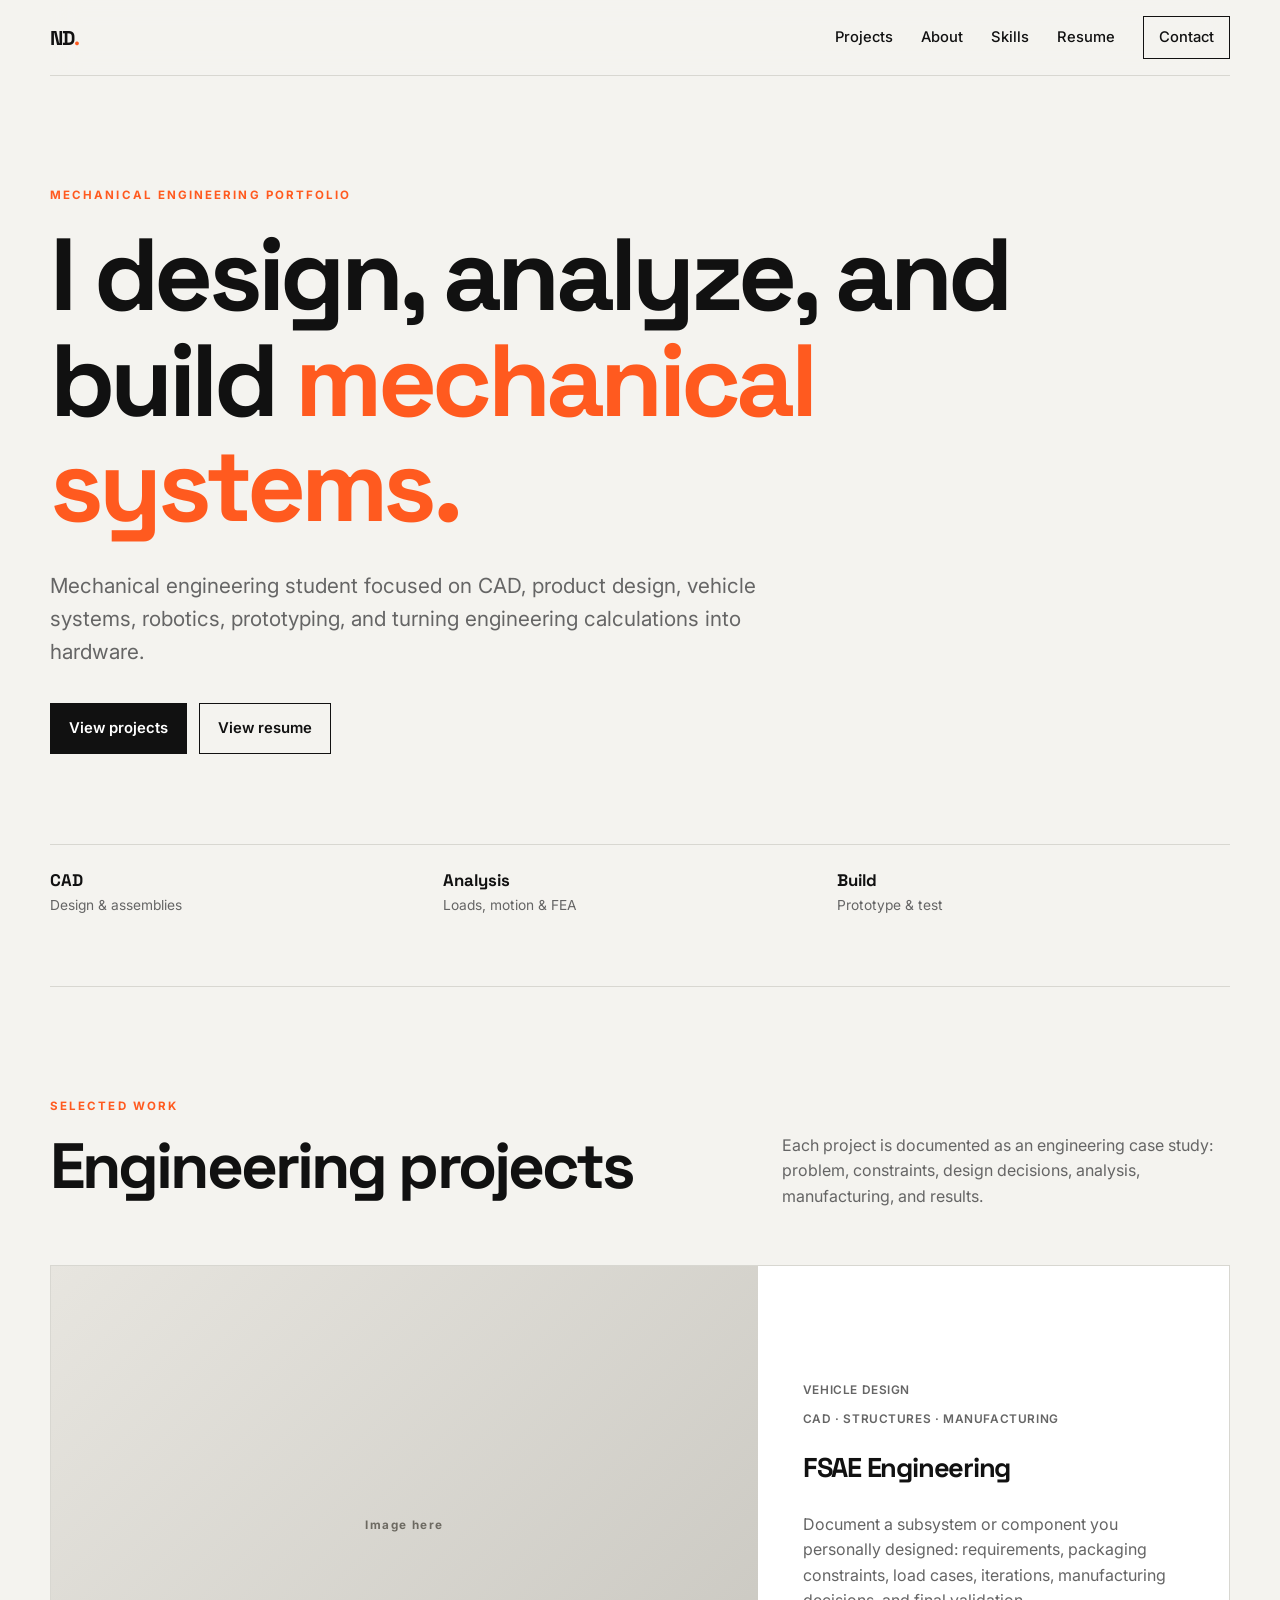
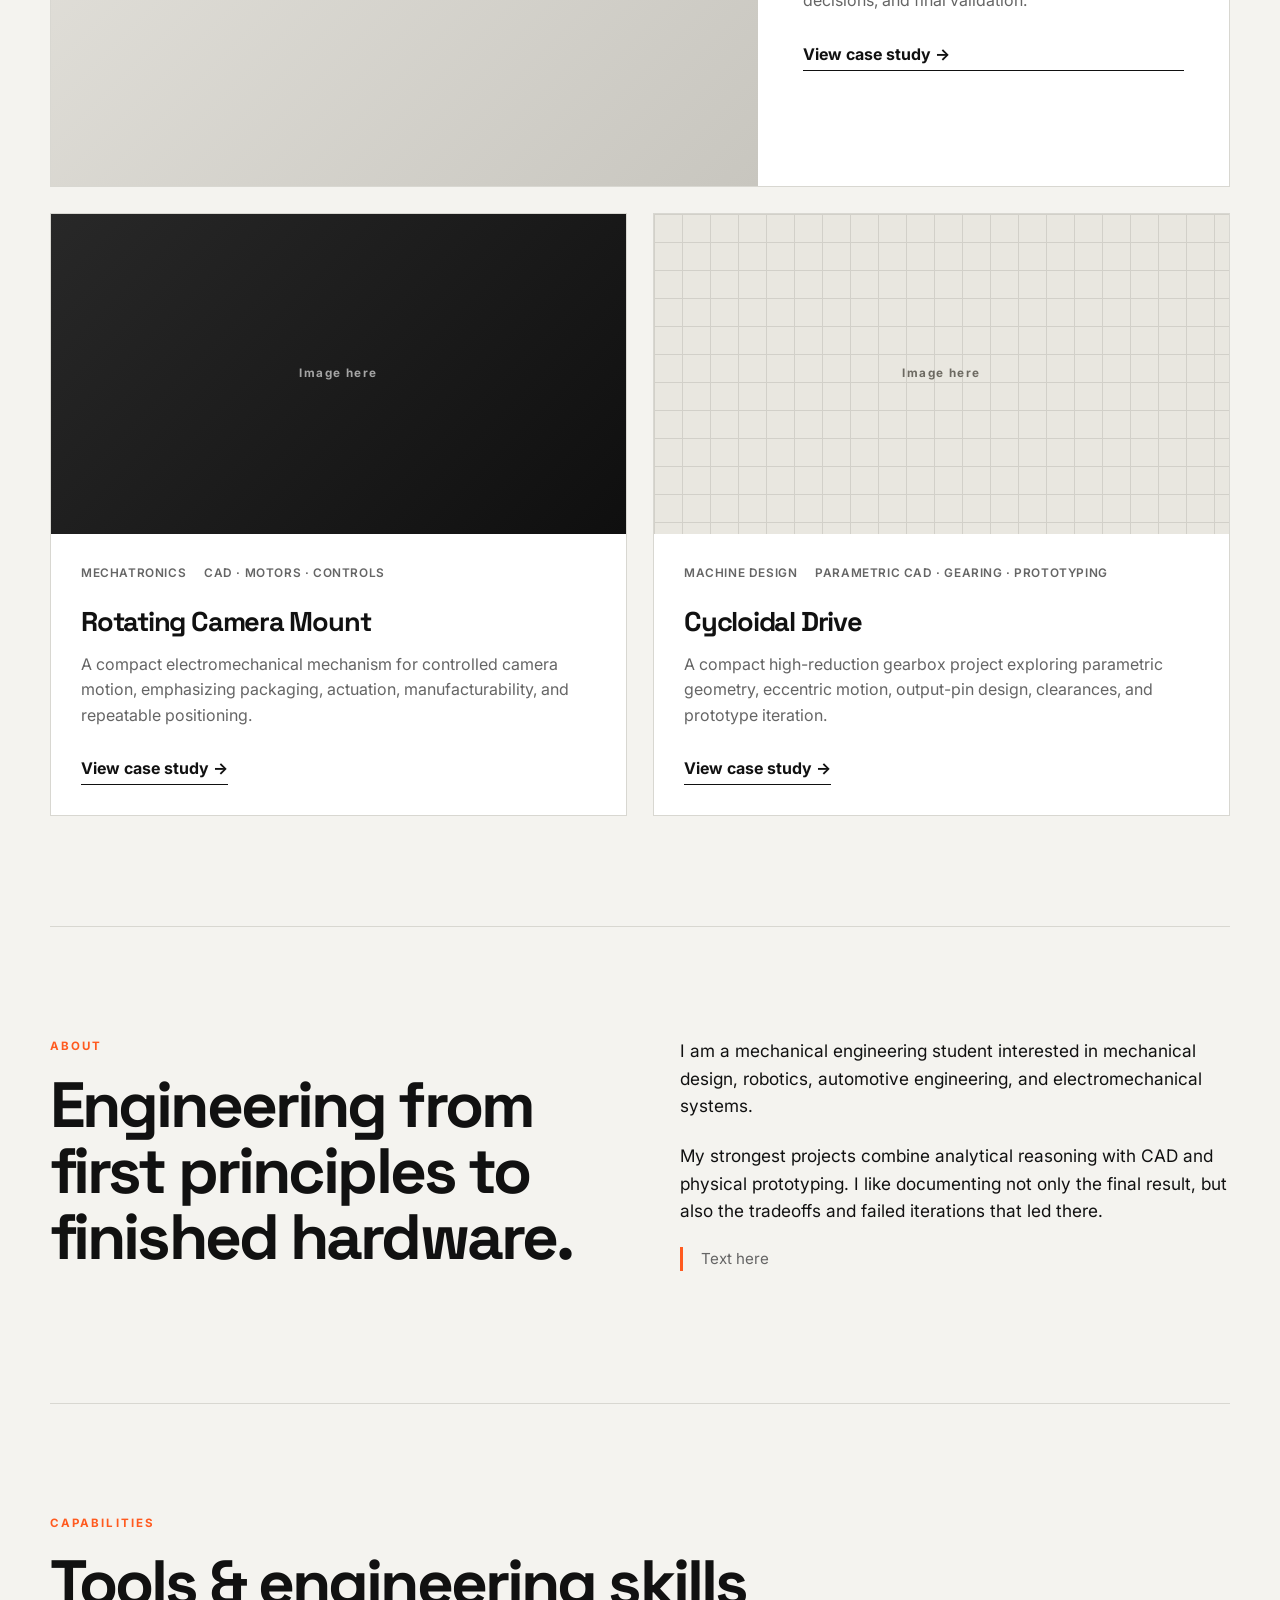
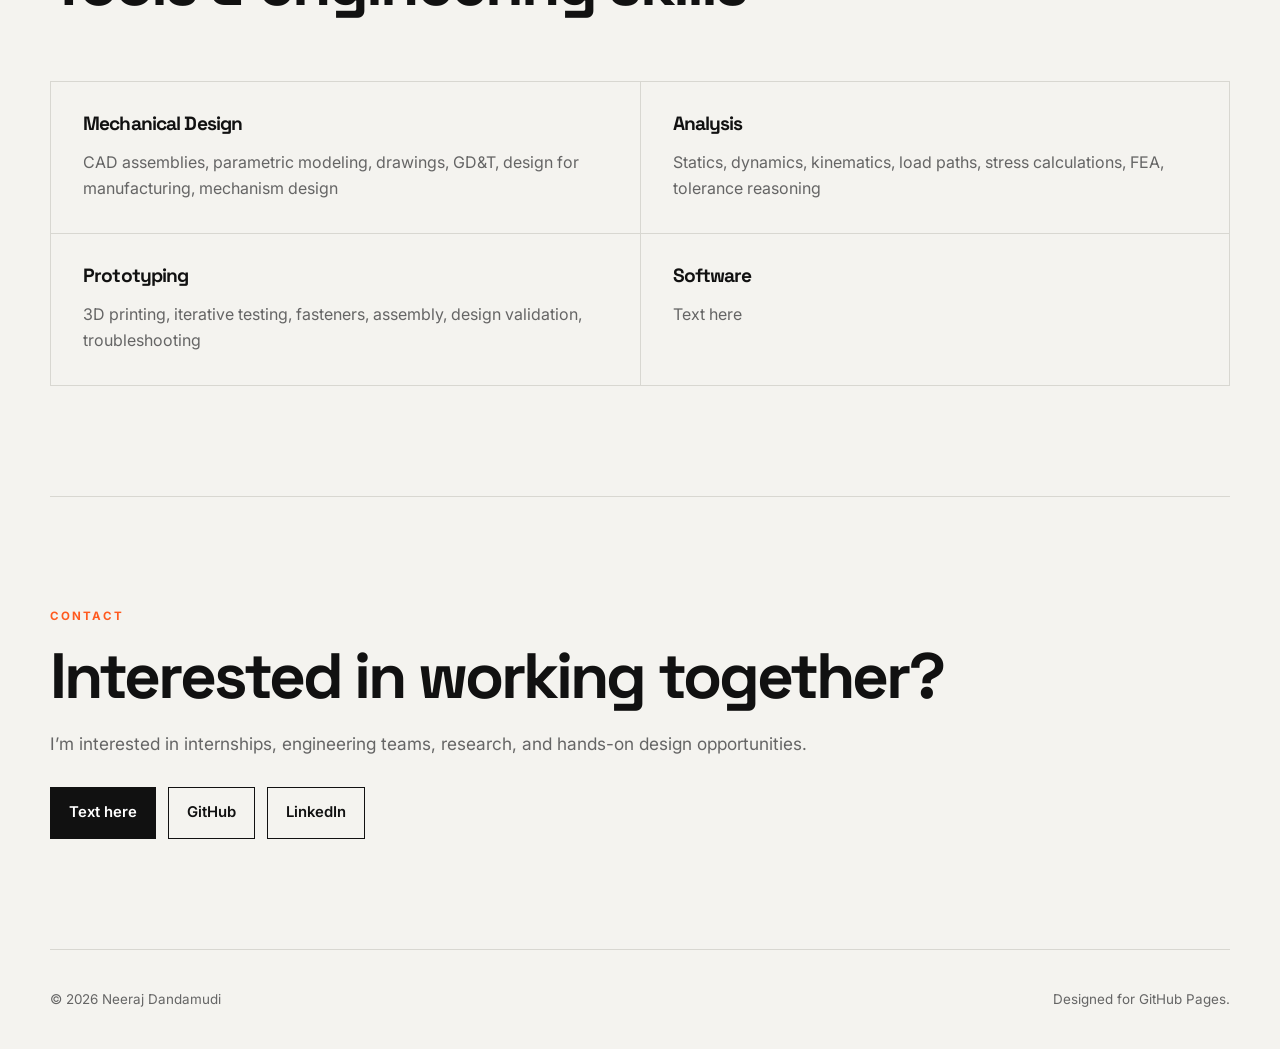
<file: index.html>
<!DOCTYPE html>
<html lang="en">
<head>
  <meta charset="UTF-8" />
  <meta name="viewport" content="width=device-width, initial-scale=1.0" />
  <meta name="description" content="Mechanical engineering portfolio featuring design, analysis, prototyping, and testing projects." />
  <title>Neeraj Dandamudi | Mechanical Engineering Portfolio</title>
  <link rel="preconnect" href="https://fonts.googleapis.com">
  <link rel="preconnect" href="https://fonts.gstatic.com" crossorigin>
  <link href="https://fonts.googleapis.com/css2?family=Inter:wght@400;500;600;700&family=Space+Grotesk:wght@500;600;700&display=swap" rel="stylesheet">
  <link rel="stylesheet" href="styles.css" />
</head>
<body>
  <header class="site-header">
    <a class="brand" href="#top" aria-label="Home">ND<span>.</span></a>
    <button class="menu-button" aria-label="Open navigation" aria-expanded="false">Menu</button>
    <nav class="nav" aria-label="Primary navigation">
      <a href="#projects">Projects</a>
      <a href="#about">About</a>
      <a href="#skills">Skills</a>
      <a href="assets/resume.pdf" target="_blank" rel="noopener">Resume</a>
      <a class="nav-cta" href="#contact">Contact</a>
    </nav>
  </header>

  <main id="top">
    <section class="hero section-shell">
      <div class="eyebrow">MECHANICAL ENGINEERING PORTFOLIO</div>
      <h1>I design, analyze, and build <span>mechanical systems.</span></h1>
      <p class="hero-copy">
        Mechanical engineering student focused on CAD, product design, vehicle systems,
        robotics, prototyping, and turning engineering calculations into hardware.
      </p>
      <div class="hero-actions">
        <a class="button primary" href="#projects">View projects</a>
        <a class="button secondary" href="assets/resume.pdf" target="_blank" rel="noopener">View resume</a>
      </div>
      <div class="hero-stats" aria-label="Portfolio highlights">
        <div><strong>CAD</strong><span>Design & assemblies</span></div>
        <div><strong>Analysis</strong><span>Loads, motion & FEA</span></div>
        <div><strong>Build</strong><span>Prototype & test</span></div>
      </div>
    </section>

    <section class="section-shell section" id="projects">
      <div class="section-heading">
        <div>
          <div class="eyebrow">SELECTED WORK</div>
          <h2>Engineering projects</h2>
        </div>
        <p>Each project is documented as an engineering case study: problem, constraints, design decisions, analysis, manufacturing, and results.</p>
      </div>

      <div class="project-grid">
        <article class="project-card featured">
          <div class="project-image placeholder-image">
            <span>Image here</span>
          </div>
          <div class="project-content">
            <div class="project-meta"><span>Vehicle Design</span><span>CAD · Structures · Manufacturing</span></div>
            <h3>FSAE Engineering</h3>
            <p>Document a subsystem or component you personally designed: requirements, packaging constraints, load cases, iterations, manufacturing decisions, and final validation.</p>
            <a href="project-fsae.html">View case study <span aria-hidden="true">→</span></a>
          </div>
        </article>

        <article class="project-card">
          <div class="project-image placeholder-image dark">
            <span>Image here</span>
          </div>
          <div class="project-content">
            <div class="project-meta"><span>Mechatronics</span><span>CAD · Motors · Controls</span></div>
            <h3>Rotating Camera Mount</h3>
            <p>A compact electromechanical mechanism for controlled camera motion, emphasizing packaging, actuation, manufacturability, and repeatable positioning.</p>
            <a href="project-camera.html">View case study <span aria-hidden="true">→</span></a>
          </div>
        </article>

        <article class="project-card">
          <div class="project-image placeholder-image grid-pattern">
            <span>Image here</span>
          </div>
          <div class="project-content">
            <div class="project-meta"><span>Machine Design</span><span>Parametric CAD · Gearing · Prototyping</span></div>
            <h3>Cycloidal Drive</h3>
            <p>A compact high-reduction gearbox project exploring parametric geometry, eccentric motion, output-pin design, clearances, and prototype iteration.</p>
            <a href="project-cycloidal.html">View case study <span aria-hidden="true">→</span></a>
          </div>
        </article>
      </div>
    </section>

    <section class="section-shell section about-grid" id="about">
      <div>
        <div class="eyebrow">ABOUT</div>
        <h2>Engineering from first principles to finished hardware.</h2>
      </div>
      <div class="about-copy">
        <p>I am a mechanical engineering student interested in mechanical design, robotics, automotive engineering, and electromechanical systems.</p>
        <p>My strongest projects combine analytical reasoning with CAD and physical prototyping. I like documenting not only the final result, but also the tradeoffs and failed iterations that led there.</p>
        <p class="edit-note">Text here</p>
      </div>
    </section>

    <section class="section-shell section" id="skills">
      <div class="section-heading compact">
        <div>
          <div class="eyebrow">CAPABILITIES</div>
          <h2>Tools & engineering skills</h2>
        </div>
      </div>
      <div class="skills-grid">
        <div class="skill-group"><h3>Mechanical Design</h3><p>CAD assemblies, parametric modeling, drawings, GD&T, design for manufacturing, mechanism design</p></div>
        <div class="skill-group"><h3>Analysis</h3><p>Statics, dynamics, kinematics, load paths, stress calculations, FEA, tolerance reasoning</p></div>
        <div class="skill-group"><h3>Prototyping</h3><p>3D printing, iterative testing, fasteners, assembly, design validation, troubleshooting</p></div>
        <div class="skill-group"><h3>Software</h3><p>Text here</p></div>
      </div>
    </section>

    <section class="section-shell contact section" id="contact">
      <div class="eyebrow">CONTACT</div>
      <h2>Interested in working together?</h2>
      <p>I’m interested in internships, engineering teams, research, and hands-on design opportunities.</p>
      <div class="contact-links">
        <a class="button primary" href="#">Text here</a>
        <a class="button secondary" href="https://github.com/Xelerate97" target="_blank" rel="noopener">GitHub</a>
        <a class="button secondary" href="#" target="_blank" rel="noopener">LinkedIn</a>
      </div>
    </section>
  </main>

  <footer class="site-footer section-shell">
    <span>© <span id="year"></span> Neeraj Dandamudi</span>
    <span>Designed for GitHub Pages.</span>
  </footer>

  <script src="script.js"></script>
</body>
</html>
</file>
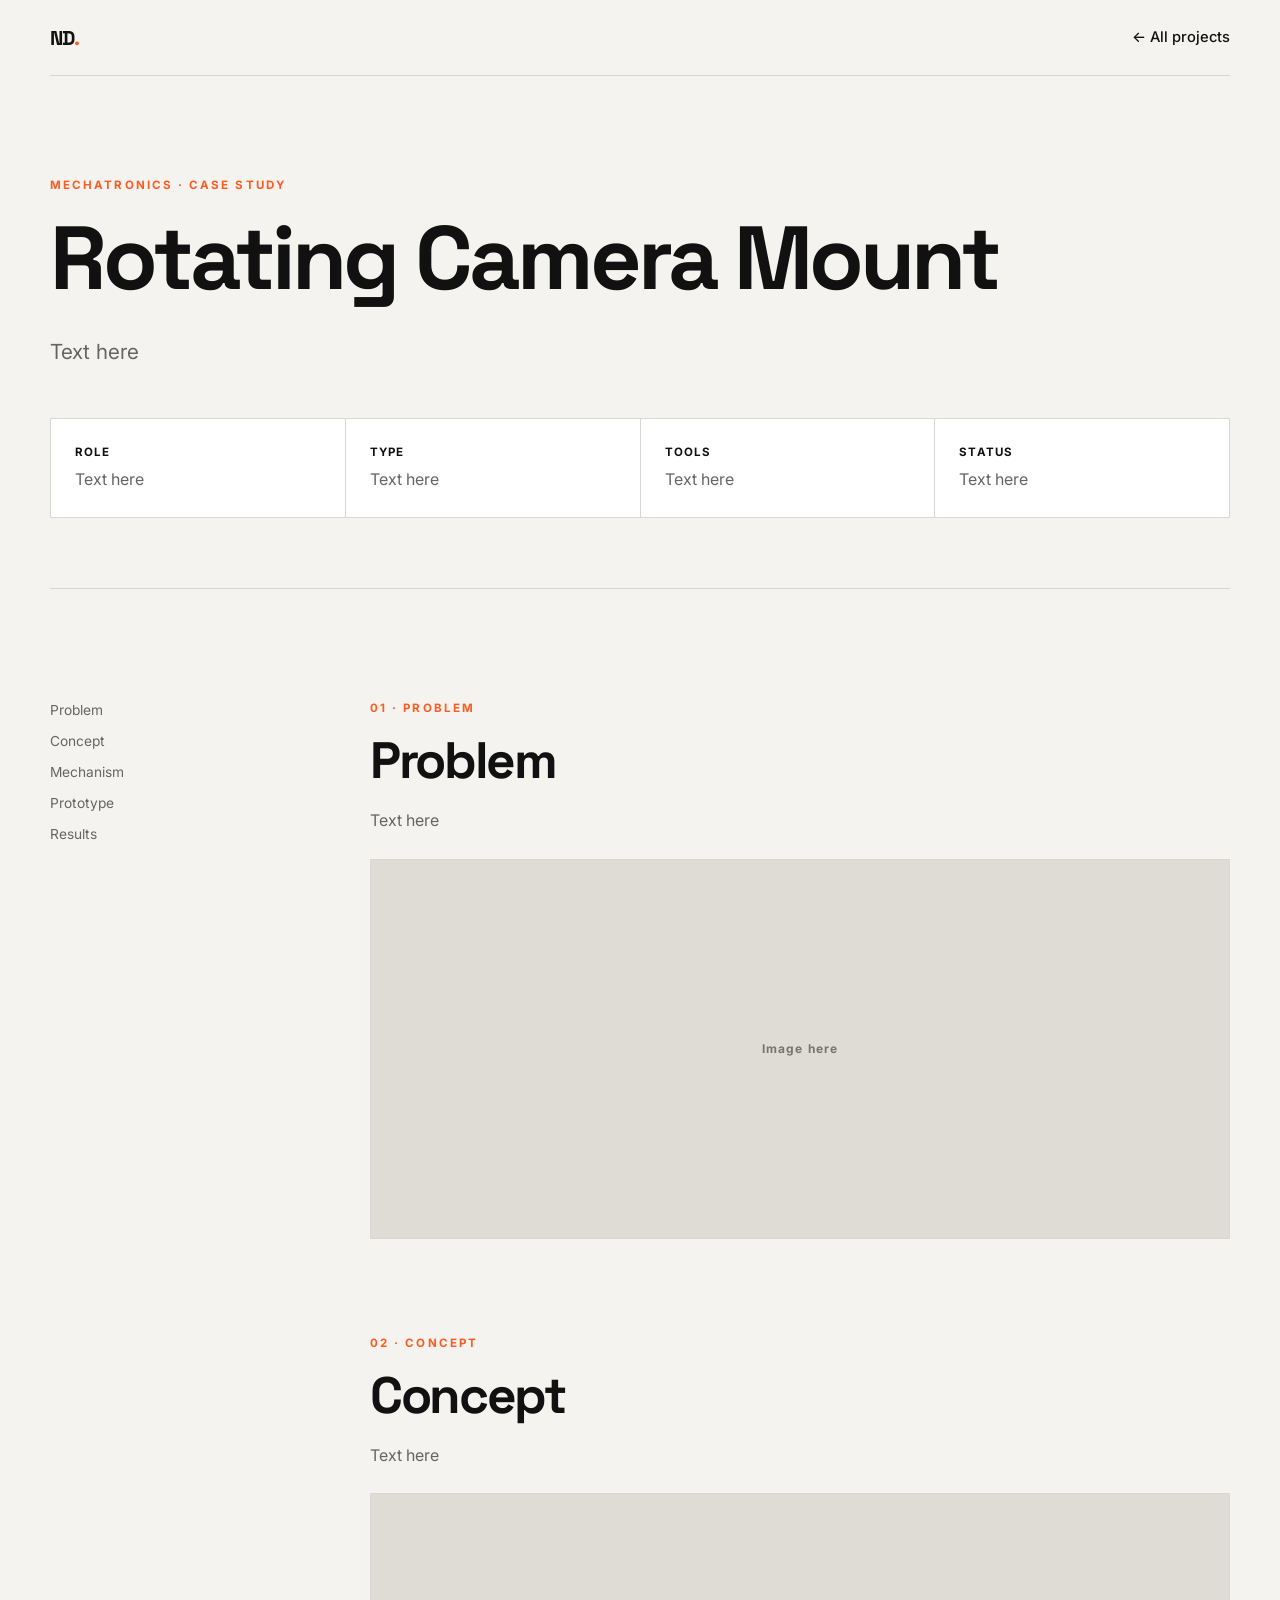
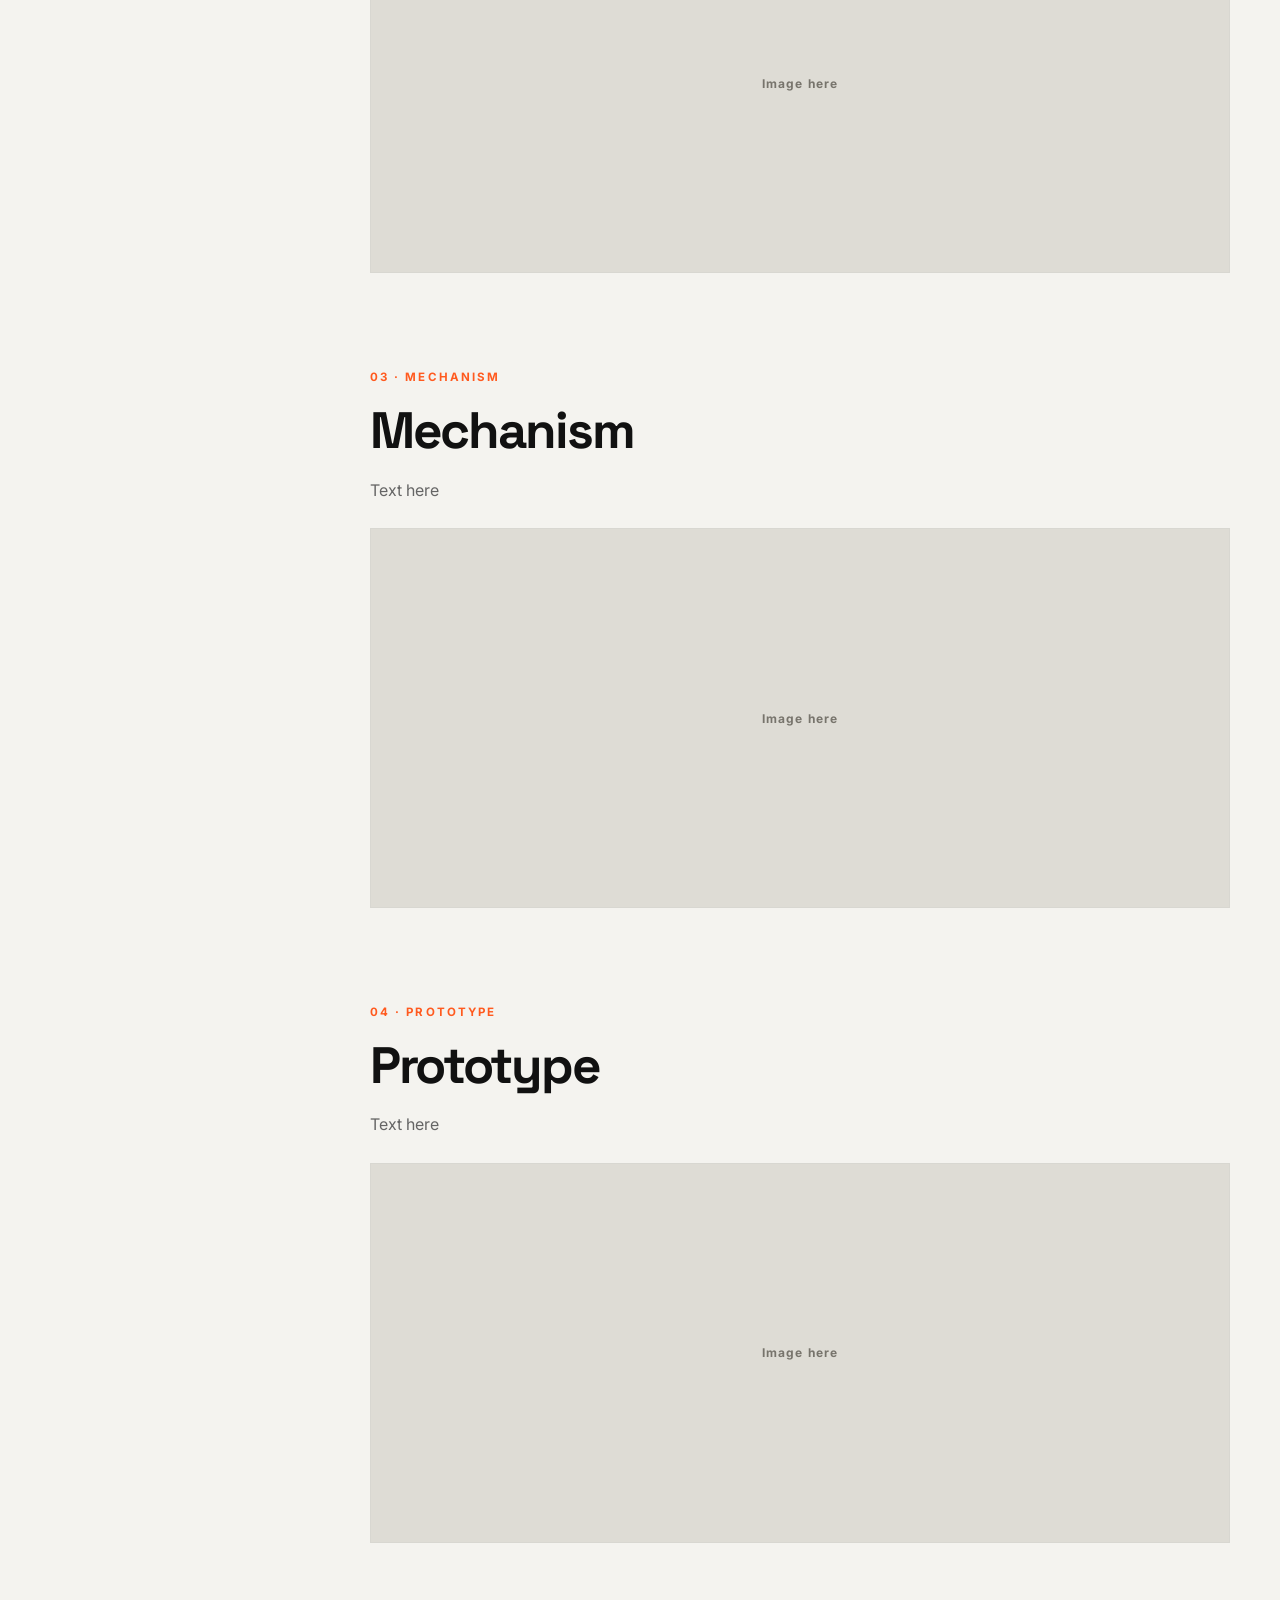
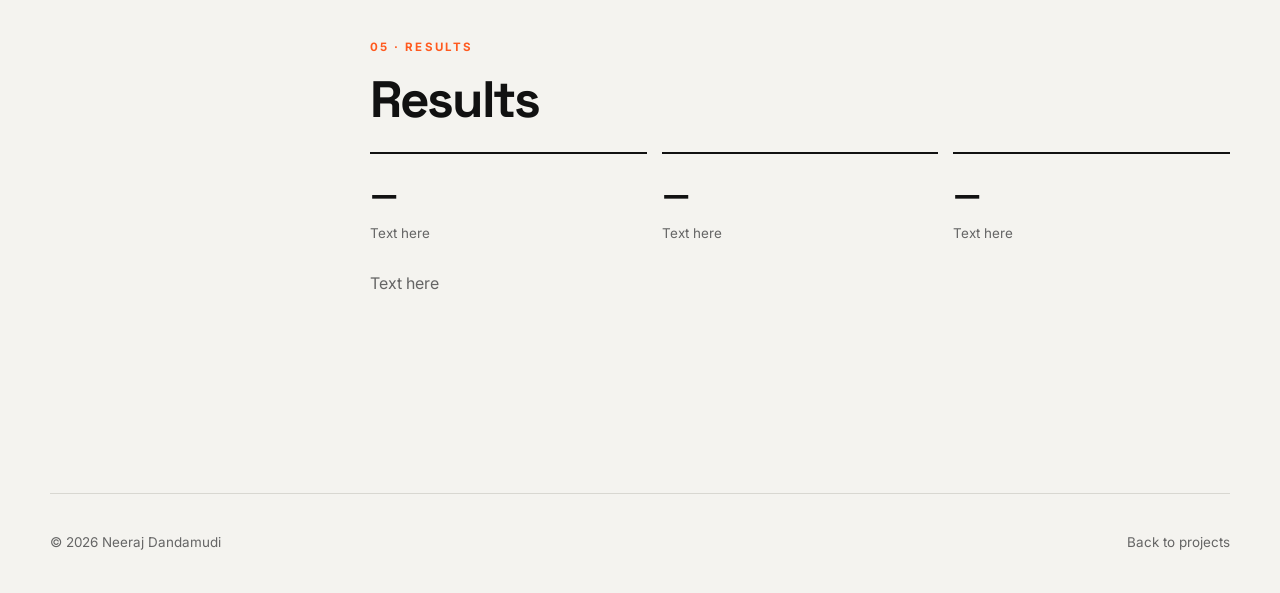
<file: project-camera.html>
<!DOCTYPE html>
<html lang="en">
<head>
  <meta charset="UTF-8" />
  <meta name="viewport" content="width=device-width, initial-scale=1.0" />
  <title>Rotating Camera Mount | Neeraj Dandamudi</title>
  <link rel="preconnect" href="https://fonts.googleapis.com">
  <link rel="preconnect" href="https://fonts.gstatic.com" crossorigin>
  <link href="https://fonts.googleapis.com/css2?family=Inter:wght@400;500;600;700&family=Space+Grotesk:wght@500;600;700&display=swap" rel="stylesheet">
  <link rel="stylesheet" href="styles.css" />
</head>
<body>
  <header class="site-header"><a class="brand" href="index.html">ND<span>.</span></a><nav class="nav" style="display:flex"><a href="index.html#projects">← All projects</a></nav></header>
  <main>
    <section class="section-shell case-hero">
      <div class="eyebrow">MECHATRONICS · CASE STUDY</div>
      <h1>Rotating Camera Mount</h1>
      <p class="hero-copy">Text here</p>
      <div class="case-meta-grid"><div><strong>Role</strong><span>Text here</span></div><div><strong>Type</strong><span>Text here</span></div><div><strong>Tools</strong><span>Text here</span></div><div><strong>Status</strong><span>Text here</span></div></div>
    </section>
    <section class="section-shell section case-body">
      <aside class="case-nav"><a href="#problem">Problem</a><a href="#concept">Concept</a><a href="#mechanism">Mechanism</a><a href="#prototype">Prototype</a><a href="#results">Results</a></aside>
      <div class="case-content">
        <section id="problem"><div class="eyebrow">01 · PROBLEM</div><h2>Problem</h2><p>Text here</p><div class="visual-slot">Image here</div></section>
        <section id="concept"><div class="eyebrow">02 · CONCEPT</div><h2>Concept</h2><p>Text here</p><div class="visual-slot">Image here</div></section>
        <section id="mechanism"><div class="eyebrow">03 · MECHANISM</div><h2>Mechanism</h2><p>Text here</p><div class="visual-slot">Image here</div></section>
        <section id="prototype"><div class="eyebrow">04 · PROTOTYPE</div><h2>Prototype</h2><p>Text here</p><div class="visual-slot">Image here</div></section>
        <section id="results"><div class="eyebrow">05 · RESULTS</div><h2>Results</h2><div class="metric-row"><div class="metric"><strong>—</strong><span>Text here</span></div><div class="metric"><strong>—</strong><span>Text here</span></div><div class="metric"><strong>—</strong><span>Text here</span></div></div><p>Text here</p></section>
      </div>
    </section>
  </main>
  <footer class="site-footer section-shell"><span>© <span id="year"></span> Neeraj Dandamudi</span><a href="index.html#projects">Back to projects</a></footer>
  <script src="script.js"></script>
</body>
</html>
</file>
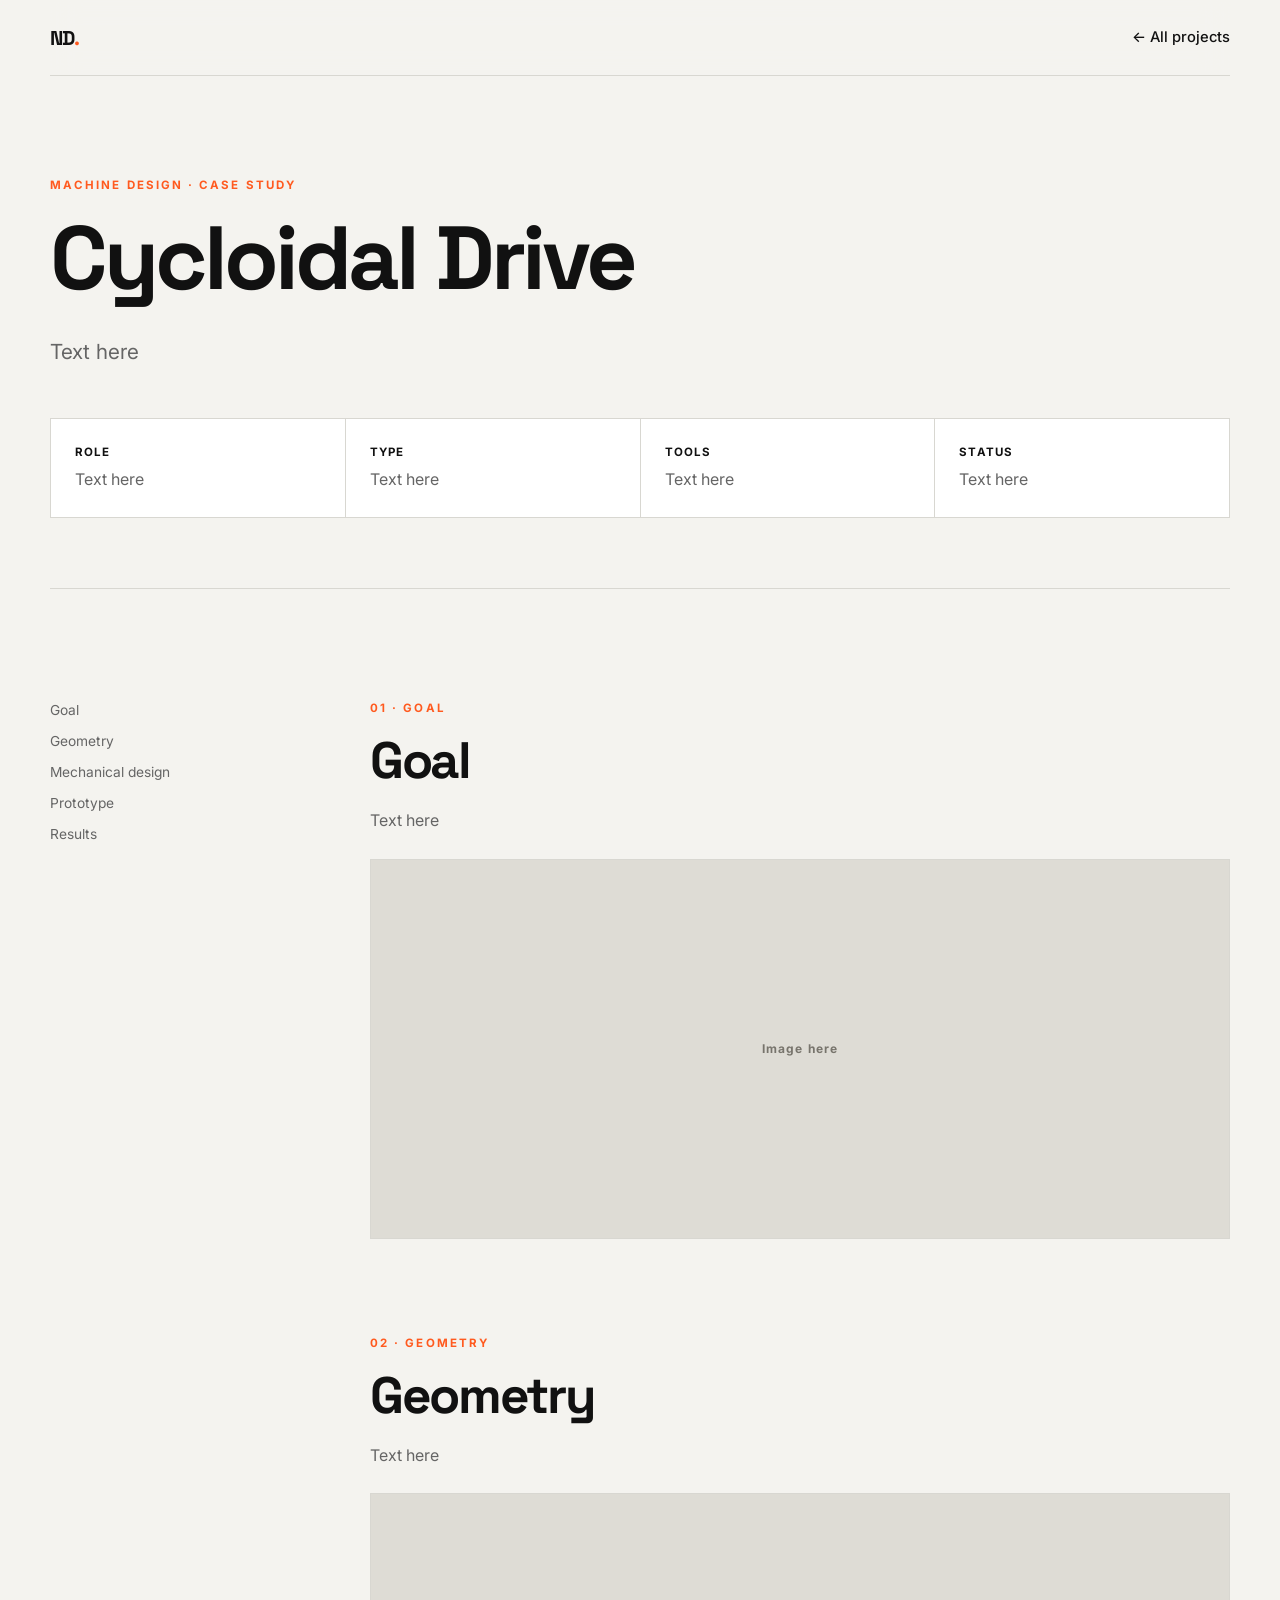
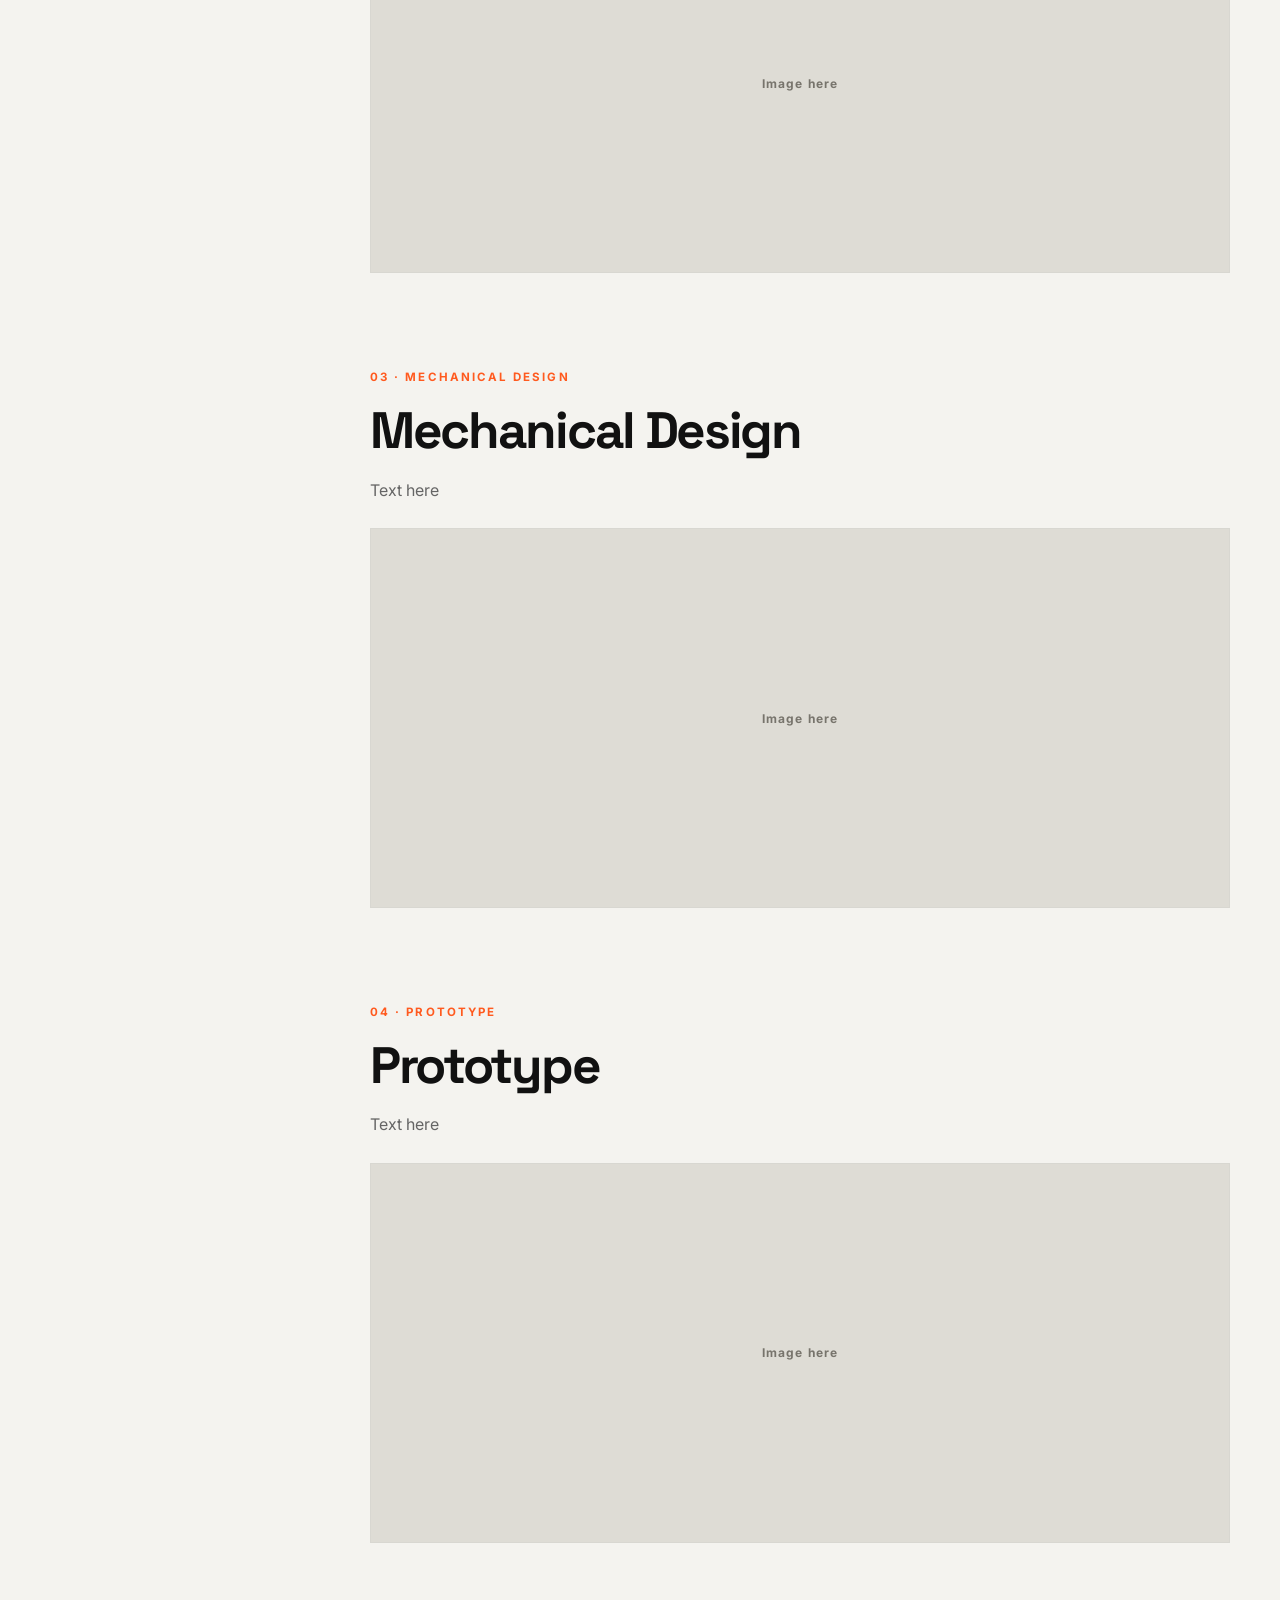
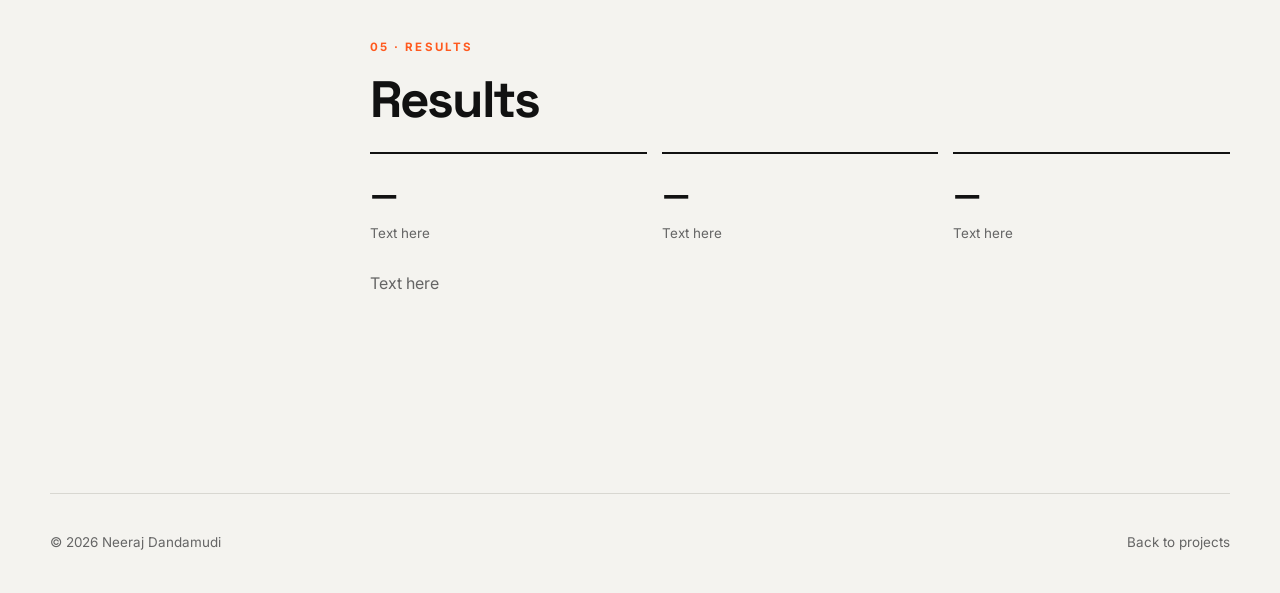
<file: project-cycloidal.html>
<!DOCTYPE html>
<html lang="en">
<head>
  <meta charset="UTF-8" />
  <meta name="viewport" content="width=device-width, initial-scale=1.0" />
  <title>Cycloidal Drive | Neeraj Dandamudi</title>
  <link rel="preconnect" href="https://fonts.googleapis.com">
  <link rel="preconnect" href="https://fonts.gstatic.com" crossorigin>
  <link href="https://fonts.googleapis.com/css2?family=Inter:wght@400;500;600;700&family=Space+Grotesk:wght@500;600;700&display=swap" rel="stylesheet">
  <link rel="stylesheet" href="styles.css" />
</head>
<body>
  <header class="site-header"><a class="brand" href="index.html">ND<span>.</span></a><nav class="nav" style="display:flex"><a href="index.html#projects">← All projects</a></nav></header>
  <main>
    <section class="section-shell case-hero">
      <div class="eyebrow">MACHINE DESIGN · CASE STUDY</div>
      <h1>Cycloidal Drive</h1>
      <p class="hero-copy">Text here</p>
      <div class="case-meta-grid"><div><strong>Role</strong><span>Text here</span></div><div><strong>Type</strong><span>Text here</span></div><div><strong>Tools</strong><span>Text here</span></div><div><strong>Status</strong><span>Text here</span></div></div>
    </section>
    <section class="section-shell section case-body">
      <aside class="case-nav"><a href="#goal">Goal</a><a href="#geometry">Geometry</a><a href="#design">Mechanical design</a><a href="#prototype">Prototype</a><a href="#results">Results</a></aside>
      <div class="case-content">
        <section id="goal"><div class="eyebrow">01 · GOAL</div><h2>Goal</h2><p>Text here</p><div class="visual-slot">Image here</div></section>
        <section id="geometry"><div class="eyebrow">02 · GEOMETRY</div><h2>Geometry</h2><p>Text here</p><div class="visual-slot">Image here</div></section>
        <section id="design"><div class="eyebrow">03 · MECHANICAL DESIGN</div><h2>Mechanical Design</h2><p>Text here</p><div class="visual-slot">Image here</div></section>
        <section id="prototype"><div class="eyebrow">04 · PROTOTYPE</div><h2>Prototype</h2><p>Text here</p><div class="visual-slot">Image here</div></section>
        <section id="results"><div class="eyebrow">05 · RESULTS</div><h2>Results</h2><div class="metric-row"><div class="metric"><strong>—</strong><span>Text here</span></div><div class="metric"><strong>—</strong><span>Text here</span></div><div class="metric"><strong>—</strong><span>Text here</span></div></div><p>Text here</p></section>
      </div>
    </section>
  </main>
  <footer class="site-footer section-shell"><span>© <span id="year"></span> Neeraj Dandamudi</span><a href="index.html#projects">Back to projects</a></footer>
  <script src="script.js"></script>
</body>
</html>
</file>
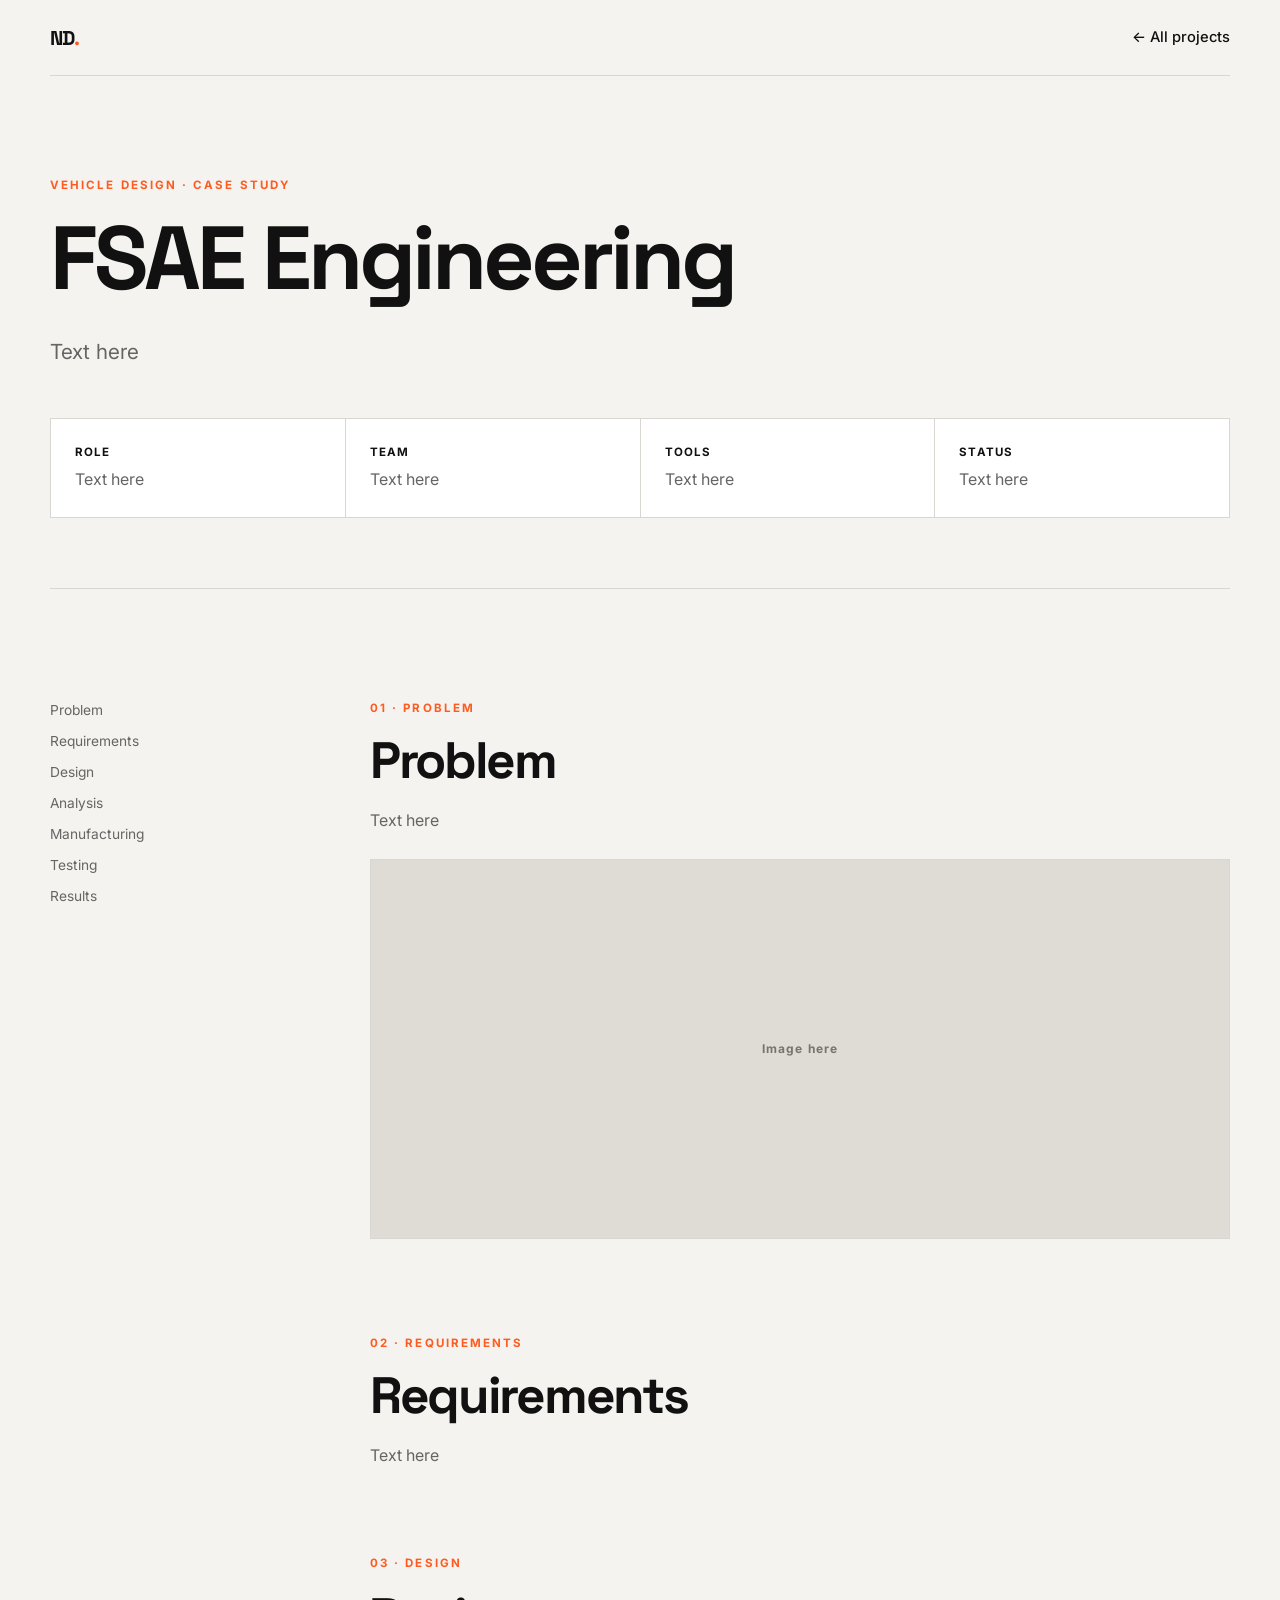
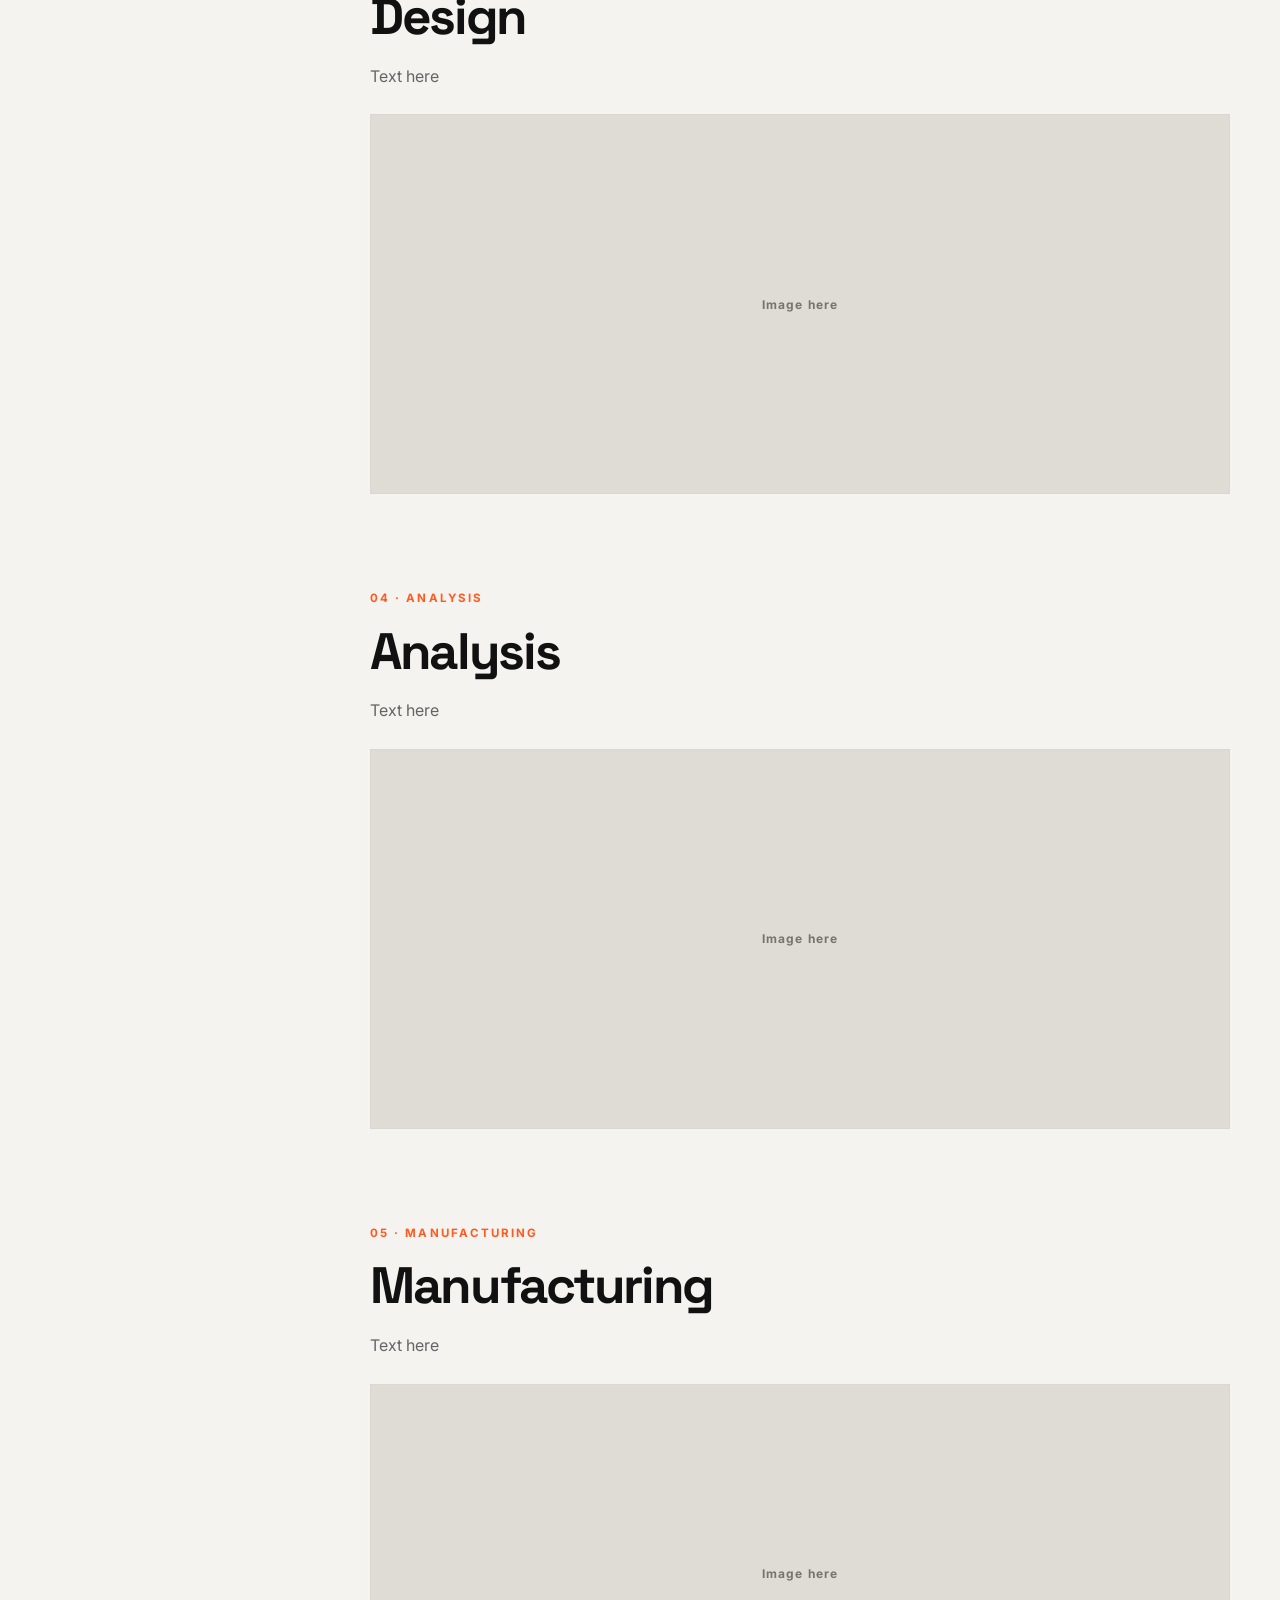
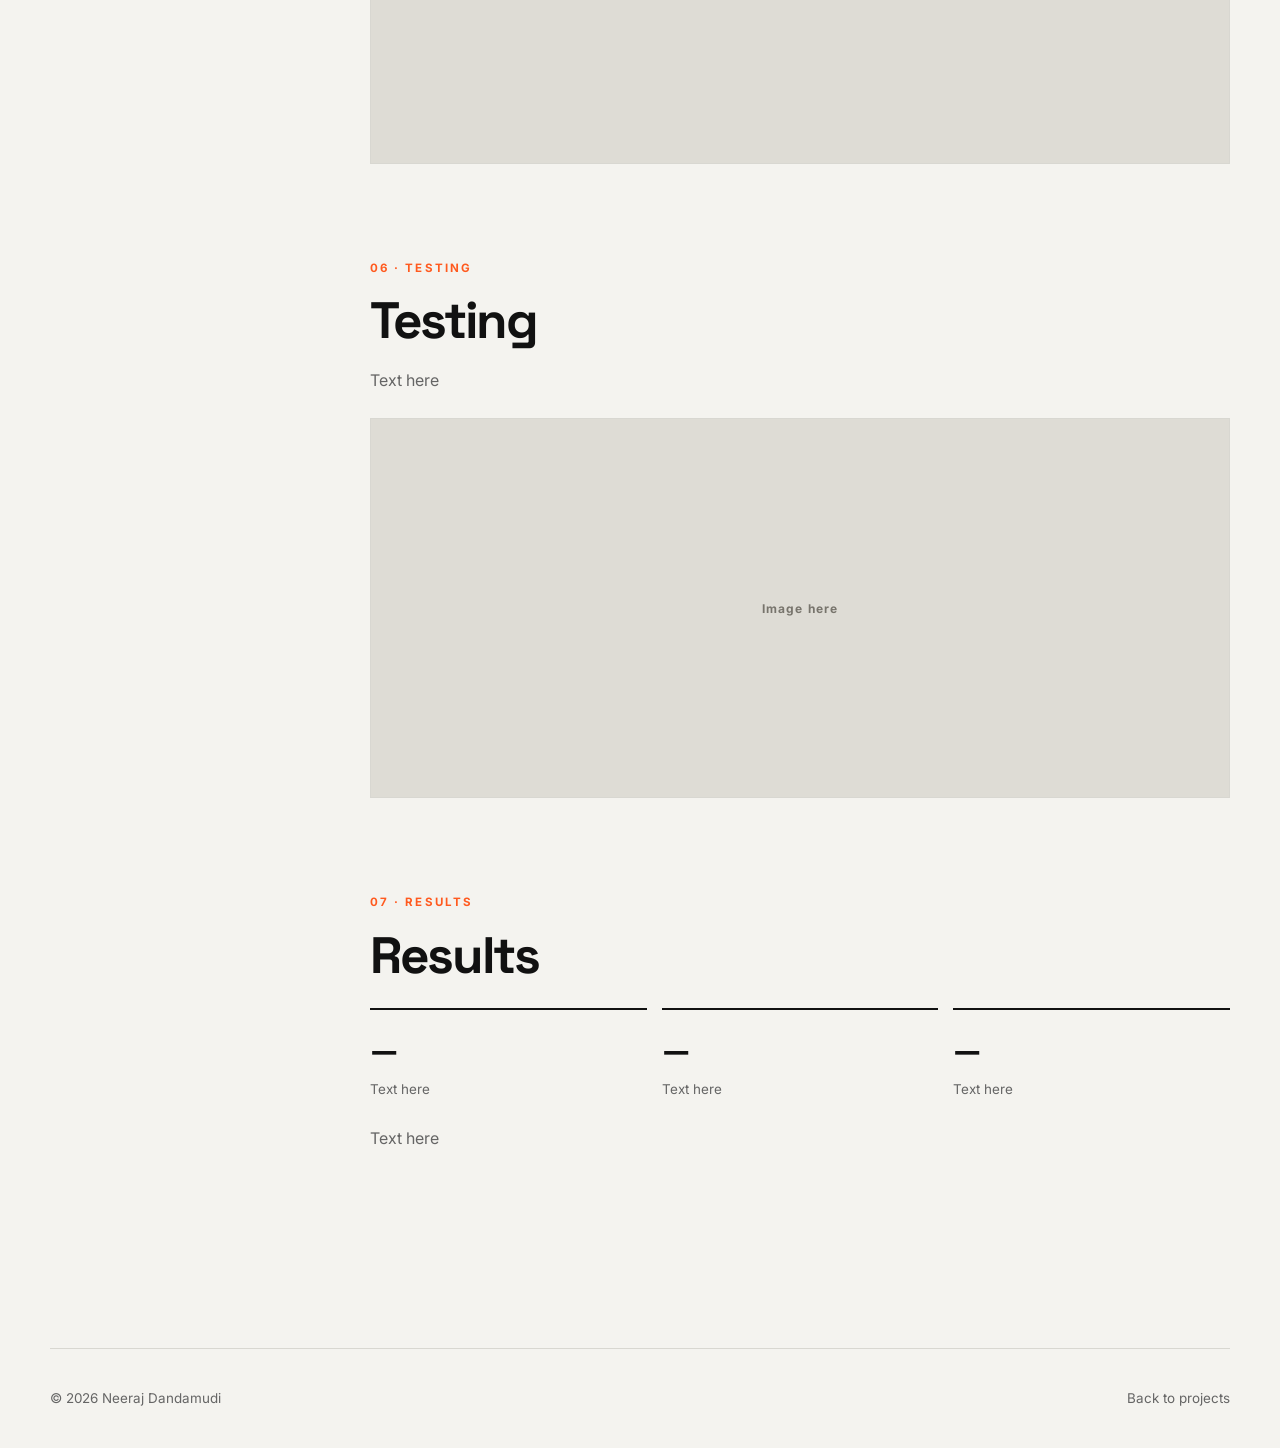
<file: project-fsae.html>
<!DOCTYPE html>
<html lang="en">
<head>
  <meta charset="UTF-8" />
  <meta name="viewport" content="width=device-width, initial-scale=1.0" />
  <title>FSAE Engineering | Neeraj Dandamudi</title>
  <link rel="preconnect" href="https://fonts.googleapis.com">
  <link rel="preconnect" href="https://fonts.gstatic.com" crossorigin>
  <link href="https://fonts.googleapis.com/css2?family=Inter:wght@400;500;600;700&family=Space+Grotesk:wght@500;600;700&display=swap" rel="stylesheet">
  <link rel="stylesheet" href="styles.css" />
</head>
<body>
  <header class="site-header"><a class="brand" href="index.html">ND<span>.</span></a><nav class="nav" style="display:flex"><a href="index.html#projects">← All projects</a></nav></header>
  <main>
    <section class="section-shell case-hero">
      <div class="eyebrow">VEHICLE DESIGN · CASE STUDY</div>
      <h1>FSAE Engineering</h1>
      <p class="hero-copy">Text here</p>
      <div class="case-meta-grid">
        <div><strong>Role</strong><span>Text here</span></div>
        <div><strong>Team</strong><span>Text here</span></div>
        <div><strong>Tools</strong><span>Text here</span></div>
        <div><strong>Status</strong><span>Text here</span></div>
      </div>
    </section>
    <section class="section-shell section case-body">
      <aside class="case-nav"><a href="#problem">Problem</a><a href="#requirements">Requirements</a><a href="#design">Design</a><a href="#analysis">Analysis</a><a href="#manufacturing">Manufacturing</a><a href="#testing">Testing</a><a href="#results">Results</a></aside>
      <div class="case-content">
        <section id="problem"><div class="eyebrow">01 · PROBLEM</div><h2>Problem</h2><p>Text here</p><div class="visual-slot">Image here</div></section>
        <section id="requirements"><div class="eyebrow">02 · REQUIREMENTS</div><h2>Requirements</h2><p>Text here</p></section>
        <section id="design"><div class="eyebrow">03 · DESIGN</div><h2>Design</h2><p>Text here</p><div class="visual-slot">Image here</div></section>
        <section id="analysis"><div class="eyebrow">04 · ANALYSIS</div><h2>Analysis</h2><p>Text here</p><div class="visual-slot">Image here</div></section>
        <section id="manufacturing"><div class="eyebrow">05 · MANUFACTURING</div><h2>Manufacturing</h2><p>Text here</p><div class="visual-slot">Image here</div></section>
        <section id="testing"><div class="eyebrow">06 · TESTING</div><h2>Testing</h2><p>Text here</p><div class="visual-slot">Image here</div></section>
        <section id="results"><div class="eyebrow">07 · RESULTS</div><h2>Results</h2><div class="metric-row"><div class="metric"><strong>—</strong><span>Text here</span></div><div class="metric"><strong>—</strong><span>Text here</span></div><div class="metric"><strong>—</strong><span>Text here</span></div></div><p>Text here</p></section>
      </div>
    </section>
  </main>
  <footer class="site-footer section-shell"><span>© <span id="year"></span> Neeraj Dandamudi</span><a href="index.html#projects">Back to projects</a></footer>
  <script src="script.js"></script>
</body>
</html>
</file>
<file: styles.css>
:root {
  --bg: #f4f3ef;
  --surface: #ffffff;
  --ink: #111111;
  --muted: #656565;
  --line: #d8d7d1;
  --accent: #ff5a1f;
  --accent-dark: #d83f0a;
  --max: 1180px;
}

* { box-sizing: border-box; }
html { scroll-behavior: smooth; }
body {
  margin: 0;
  background: var(--bg);
  color: var(--ink);
  font-family: Inter, system-ui, -apple-system, BlinkMacSystemFont, "Segoe UI", sans-serif;
  line-height: 1.6;
}
a { color: inherit; text-decoration: none; }
img { display: block; max-width: 100%; }

.section-shell { width: min(calc(100% - 40px), var(--max)); margin-inline: auto; }
.section { padding: 110px 0; border-top: 1px solid var(--line); }

.site-header {
  position: sticky;
  top: 0;
  z-index: 30;
  width: min(calc(100% - 40px), var(--max));
  margin: 0 auto;
  min-height: 76px;
  display: flex;
  align-items: center;
  justify-content: space-between;
  border-bottom: 1px solid var(--line);
  background: color-mix(in srgb, var(--bg) 88%, transparent);
  backdrop-filter: blur(14px);
}
.brand { font-family: "Space Grotesk", sans-serif; font-weight: 700; font-size: 1.25rem; letter-spacing: -0.04em; }
.brand span { color: var(--accent); }
.nav { display: flex; align-items: center; gap: 28px; font-size: .92rem; font-weight: 500; }
.nav a:hover { color: var(--accent); }
.nav-cta { border: 1px solid var(--ink); padding: 9px 15px; }
.menu-button { display: none; border: 0; background: none; font: inherit; font-weight: 600; }

.hero { min-height: calc(100vh - 76px); padding: 110px 0 70px; display: flex; flex-direction: column; justify-content: center; }
.eyebrow { font-size: .72rem; font-weight: 700; letter-spacing: .18em; color: var(--accent); margin-bottom: 18px; }
h1, h2, h3 { font-family: "Space Grotesk", sans-serif; letter-spacing: -.045em; line-height: 1.03; margin-top: 0; }
h1 { font-size: clamp(3.4rem, 8vw, 7.8rem); max-width: 1050px; margin-bottom: 30px; }
h1 span { color: var(--accent); }
h2 { font-size: clamp(2.3rem, 5vw, 4.7rem); margin-bottom: 20px; }
h3 { font-size: 1.7rem; margin-bottom: 14px; }
.hero-copy { max-width: 720px; font-size: clamp(1.08rem, 2vw, 1.3rem); color: var(--muted); margin: 0 0 34px; }
.hero-actions, .contact-links { display: flex; flex-wrap: wrap; gap: 12px; }
.button { display: inline-flex; align-items: center; justify-content: center; padding: 13px 18px; border: 1px solid var(--ink); font-weight: 600; font-size: .93rem; transition: .2s ease; }
.button.primary { background: var(--ink); color: white; }
.button.primary:hover { background: var(--accent); border-color: var(--accent); }
.button.secondary:hover { background: var(--surface); }
.hero-stats { margin-top: 90px; display: grid; grid-template-columns: repeat(3, 1fr); border-top: 1px solid var(--line); }
.hero-stats div { padding: 22px 25px 0 0; display: flex; flex-direction: column; }
.hero-stats strong { font-family: "Space Grotesk"; font-size: 1.05rem; }
.hero-stats span { color: var(--muted); font-size: .86rem; }

.section-heading { display: grid; grid-template-columns: 1.2fr .8fr; gap: 60px; align-items: end; margin-bottom: 45px; }
.section-heading > p { margin: 0 0 10px; color: var(--muted); max-width: 520px; }
.section-heading.compact { grid-template-columns: 1fr; }
.project-grid { display: grid; grid-template-columns: repeat(2, 1fr); gap: 26px; }
.project-card { background: var(--surface); border: 1px solid var(--line); overflow: hidden; }
.project-card.featured { grid-column: 1 / -1; display: grid; grid-template-columns: 1.2fr .8fr; }
.project-image { min-height: 320px; }
.featured .project-image { min-height: 520px; }
.placeholder-image { display: grid; place-items: center; padding: 25px; background: linear-gradient(135deg, #e7e5df, #c8c6bf); color: #6c6961; font-size: .73rem; letter-spacing: .12em; font-weight: 700; text-align: center; }
.placeholder-image.dark { background: linear-gradient(135deg, #282828, #0f0f0f); color: #a5a5a5; }
.grid-pattern { background-image: linear-gradient(#d2d0c9 1px, transparent 1px), linear-gradient(90deg, #d2d0c9 1px, transparent 1px); background-size: 28px 28px; background-color: #e9e7e0; }
.project-content { padding: 30px; }
.featured .project-content { padding: 45px; display: flex; flex-direction: column; justify-content: center; }
.project-meta { display: flex; flex-wrap: wrap; gap: 10px 18px; margin-bottom: 25px; color: var(--muted); font-size: .74rem; font-weight: 600; text-transform: uppercase; letter-spacing: .05em; }
.project-content p { color: var(--muted); }
.project-content > a { display: inline-block; margin-top: 12px; font-weight: 700; border-bottom: 1px solid var(--ink); padding-bottom: 2px; }
.project-content > a:hover { color: var(--accent); border-color: var(--accent); }

.about-grid { display: grid; grid-template-columns: 1fr 1fr; gap: 80px; }
.about-copy { font-size: 1.08rem; }
.about-copy p { margin-top: 0; margin-bottom: 22px; }
.edit-note { color: var(--muted); border-left: 3px solid var(--accent); padding-left: 18px; font-size: .95rem; }
.skills-grid { display: grid; grid-template-columns: repeat(2, 1fr); border-top: 1px solid var(--line); border-left: 1px solid var(--line); }
.skill-group { padding: 32px; border-right: 1px solid var(--line); border-bottom: 1px solid var(--line); }
.skill-group h3 { font-size: 1.2rem; }
.skill-group p { color: var(--muted); margin-bottom: 0; }
.contact { text-align: left; }
.contact p { color: var(--muted); font-size: 1.08rem; margin-bottom: 30px; }
.site-footer { min-height: 100px; border-top: 1px solid var(--line); display: flex; justify-content: space-between; align-items: center; color: var(--muted); font-size: .84rem; }

.case-hero { padding: 100px 0 70px; }
.case-hero h1 { font-size: clamp(3rem, 7vw, 6.2rem); }
.case-meta-grid { display: grid; grid-template-columns: repeat(4, 1fr); gap: 1px; background: var(--line); border: 1px solid var(--line); margin-top: 50px; }
.case-meta-grid div { background: var(--surface); padding: 24px; }
.case-meta-grid strong { display: block; font-size: .72rem; letter-spacing: .1em; text-transform: uppercase; margin-bottom: 6px; }
.case-meta-grid span { color: var(--muted); }
.case-body { display: grid; grid-template-columns: 250px 1fr; gap: 70px; }
.case-nav { position: sticky; top: 110px; align-self: start; display: flex; flex-direction: column; gap: 9px; font-size: .86rem; color: var(--muted); }
.case-nav a:hover { color: var(--accent); }
.case-content section { padding-bottom: 70px; }
.case-content h2 { font-size: clamp(2rem, 4vw, 3.4rem); }
.case-content p, .case-content li { color: var(--muted); }
.visual-slot { min-height: 380px; display: grid; place-items: center; background: #dedcd5; border: 1px solid var(--line); margin: 25px 0; color: #77746c; text-align: center; padding: 30px; font-weight: 700; font-size: .75rem; letter-spacing: .1em; }
.metric-row { display: grid; grid-template-columns: repeat(3, 1fr); gap: 15px; margin: 25px 0; }
.metric { border-top: 2px solid var(--ink); padding-top: 15px; }
.metric strong { font-family: "Space Grotesk"; display: block; font-size: 2rem; }
.metric span { color: var(--muted); font-size: .84rem; }

@media (max-width: 820px) {
  .section { padding: 80px 0; }
  .menu-button { display: block; }
  .nav { display: none; position: absolute; top: 76px; right: 0; left: 0; background: var(--bg); border-bottom: 1px solid var(--line); padding: 22px; flex-direction: column; align-items: flex-start; }
  .nav.open { display: flex; }
  .hero { padding-top: 70px; }
  .hero-stats { grid-template-columns: 1fr; gap: 16px; }
  .section-heading, .about-grid, .case-body { grid-template-columns: 1fr; gap: 30px; }
  .project-grid { grid-template-columns: 1fr; }
  .project-card.featured { grid-column: auto; display: block; }
  .featured .project-image { min-height: 340px; }
  .skills-grid { grid-template-columns: 1fr; }
  .case-meta-grid { grid-template-columns: repeat(2, 1fr); }
  .case-nav { display: none; }
  .metric-row { grid-template-columns: 1fr; }
}

@media (max-width: 520px) {
  .section-shell, .site-header { width: min(calc(100% - 28px), var(--max)); }
  .hero { min-height: auto; }
  .hero-stats { margin-top: 60px; }
  .case-meta-grid { grid-template-columns: 1fr; }
  .site-footer { align-items: flex-start; justify-content: center; flex-direction: column; gap: 5px; }
}
</file>
